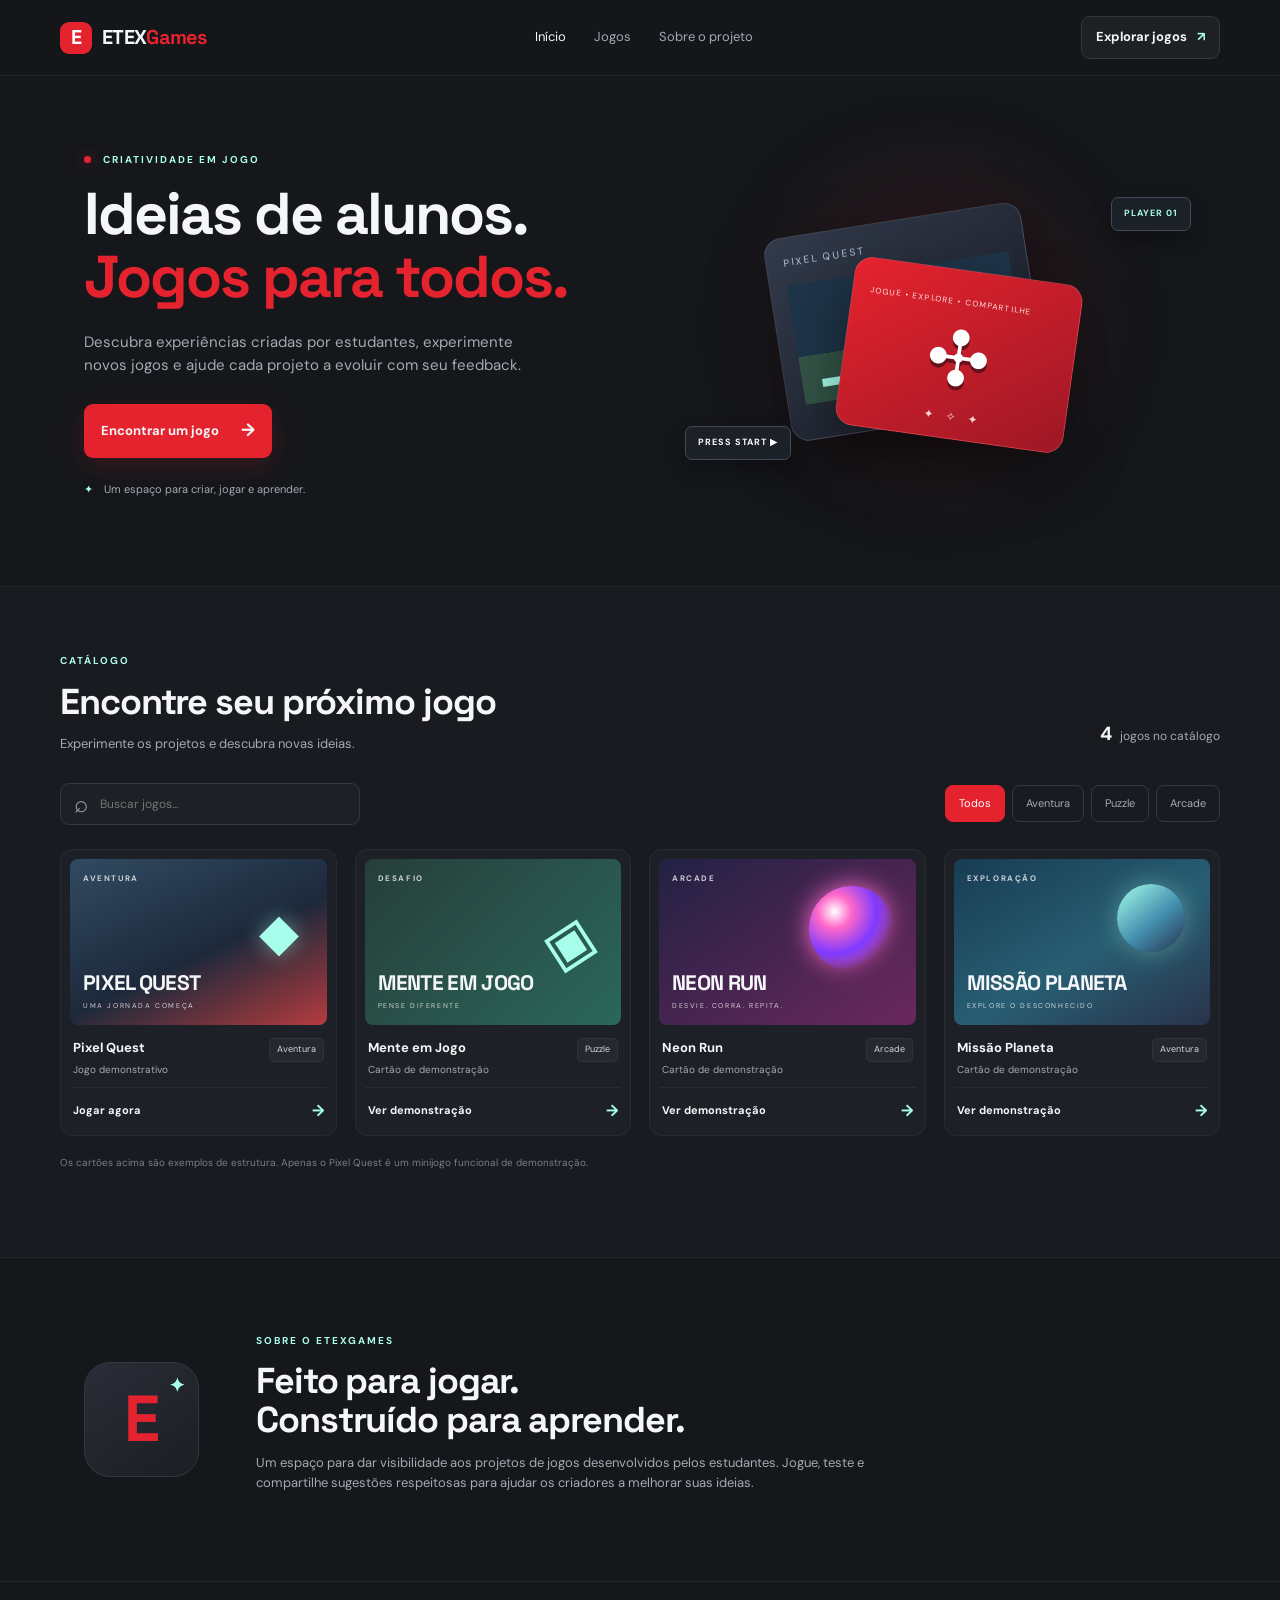
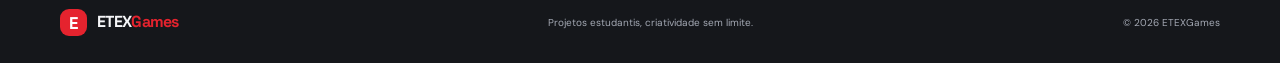
<file: index.html>
<!doctype html>
<html lang="pt-BR">
<head>
  <meta charset="utf-8">
  <meta name="viewport" content="width=device-width, initial-scale=1">
  <meta name="theme-color" content="#15171b">
  <meta name="description" content="ETEXGames — jogos criados por estudantes. Jogue, descubra e compartilhe feedback.">
  <title>ETEXGames — Jogos feitos por estudantes</title>
  <link rel="stylesheet" href="css/style.css">
  <script src="js/app.js" defer></script>
</head>
<body>
  <header class="site-header">
    <a class="brand" href="index.html" aria-label="ETEXGames, página inicial">
      <span class="brand-mark">E</span><span>ETEX<span class="brand-accent">Games</span></span>
    </a>
    <nav class="main-nav" aria-label="Navegação principal">
      <a class="active" href="#inicio">Início</a>
      <a href="#catalogo">Jogos</a>
      <a href="#sobre">Sobre o projeto</a>
    </nav>
    <a class="header-cta" href="#catalogo">Explorar jogos <span aria-hidden="true">↗</span></a>
  </header>

  <main>
    <section class="hero" id="inicio">
      <div class="hero-copy">
        <p class="eyebrow"><span class="status-dot"></span> CRIATIVIDADE EM JOGO</p>
        <h1>Ideias de alunos.<br><span>Jogos para todos.</span></h1>
        <p class="hero-description">Descubra experiências criadas por estudantes, experimente novos jogos e ajude cada projeto a evoluir com seu feedback.</p>
        <a class="primary-button" href="#catalogo">Encontrar um jogo <span aria-hidden="true">→</span></a>
        <div class="hero-note"><span class="note-symbol">✦</span> Um espaço para criar, jogar e aprender.</div>
      </div>
      <div class="hero-art" aria-label="Ilustração decorativa de jogos">
        <div class="art-glow"></div>
        <div class="art-card art-card-back"><span>PIXEL QUEST</span><div class="pixel-scene"><i></i><b></b><em></em></div></div>
        <div class="art-card art-card-front"><span class="art-label">JOGUE • EXPLORE • COMPARTILHE</span><div class="controller">✣</div><div class="art-stars">✦　✧　✦</div></div>
        <div class="art-chip chip-one">PLAYER 01</div><div class="art-chip chip-two">PRESS START ▶</div>
      </div>
    </section>

    <section class="catalog-section" id="catalogo">
      <div class="section-heading">
        <div><p class="eyebrow">CATÁLOGO</p><h2>Encontre seu próximo jogo</h2><p class="section-subtitle">Experimente os projetos e descubra novas ideias.</p></div>
        <div class="catalog-count"><strong id="game-count">4</strong><span> jogos no catálogo</span></div>
      </div>
      <div class="catalog-tools">
        <label class="search-box"><span aria-hidden="true">⌕</span><input id="game-search" type="search" placeholder="Buscar jogos..." aria-label="Buscar jogos"></label>
        <div class="category-filters" aria-label="Filtrar por categoria">
          <button class="filter-button active" data-filter="todos" type="button">Todos</button>
          <button class="filter-button" data-filter="aventura" type="button">Aventura</button>
          <button class="filter-button" data-filter="puzzle" type="button">Puzzle</button>
          <button class="filter-button" data-filter="arcade" type="button">Arcade</button>
        </div>
      </div>
      <div class="game-grid" id="game-grid">
        <article class="game-card" data-title="Pixel Quest" data-category="aventura">
          <a class="game-cover cover-pixel" href="jogos/jogo-demo/index.html" aria-label="Jogar Pixel Quest"><span class="cover-kicker">AVENTURA</span><div class="pixel-character">◆</div><span class="cover-title">PIXEL QUEST</span><span class="cover-caption">UMA JORNADA COMEÇA</span></a>
          <div class="game-info"><div><h3>Pixel Quest</h3><p>Jogo demonstrativo</p></div><span class="game-tag">Aventura</span></div>
          <a class="card-link" href="jogos/jogo-demo/index.html">Jogar agora <span>→</span></a>
        </article>
        <article class="game-card" data-title="Mente em Jogo" data-category="puzzle">
          <a class="game-cover cover-mind" href="jogos/jogo-demo/index.html" aria-label="Abrir Mente em Jogo"><span class="cover-kicker">DESAFIO</span><div class="shape-puzzle">◈</div><span class="cover-title">MENTE EM JOGO</span><span class="cover-caption">PENSE DIFERENTE</span></a>
          <div class="game-info"><div><h3>Mente em Jogo</h3><p>Cartão de demonstração</p></div><span class="game-tag">Puzzle</span></div>
          <a class="card-link" href="jogos/jogo-demo/index.html">Ver demonstração <span>→</span></a>
        </article>
        <article class="game-card" data-title="Neon Run" data-category="arcade">
          <a class="game-cover cover-neon" href="jogos/jogo-demo/index.html" aria-label="Abrir Neon Run"><span class="cover-kicker">ARCADE</span><div class="neon-orb"></div><span class="cover-title">NEON RUN</span><span class="cover-caption">DESVIE. CORRA. REPITA.</span></a>
          <div class="game-info"><div><h3>Neon Run</h3><p>Cartão de demonstração</p></div><span class="game-tag">Arcade</span></div>
          <a class="card-link" href="jogos/jogo-demo/index.html">Ver demonstração <span>→</span></a>
        </article>
        <article class="game-card" data-title="Missão Planeta" data-category="aventura">
          <a class="game-cover cover-planet" href="jogos/jogo-demo/index.html" aria-label="Abrir Missão Planeta"><span class="cover-kicker">EXPLORAÇÃO</span><div class="planet">●</div><span class="cover-title">MISSÃO PLANETA</span><span class="cover-caption">EXPLORE O DESCONHECIDO</span></a>
          <div class="game-info"><div><h3>Missão Planeta</h3><p>Cartão de demonstração</p></div><span class="game-tag">Aventura</span></div>
          <a class="card-link" href="jogos/jogo-demo/index.html">Ver demonstração <span>→</span></a>
        </article>
      </div>
      <p class="empty-state" id="empty-state" hidden>Nenhum jogo encontrado. Tente outra busca ou categoria.</p>
      <p class="demo-notice">Os cartões acima são exemplos de estrutura. Apenas o Pixel Quest é um minijogo funcional de demonstração.</p>
    </section>

    <section class="about-section" id="sobre">
      <div class="about-symbol">E<span>✦</span></div>
      <div><p class="eyebrow">SOBRE O ETEXGAMES</p><h2>Feito para jogar.<br>Construído para aprender.</h2><p>Um espaço para dar visibilidade aos projetos de jogos desenvolvidos pelos estudantes. Jogue, teste e compartilhe sugestões respeitosas para ajudar os criadores a melhorar suas ideias.</p></div>
    </section>
  </main>
  <footer class="site-footer"><a class="brand footer-brand" href="#inicio"><span class="brand-mark">E</span><span>ETEX<span class="brand-accent">Games</span></span></a><p>Projetos estudantis, criatividade sem limite.</p><span>© <span id="current-year">2026</span> ETEXGames</span></footer>
</body>
</html>
</file>
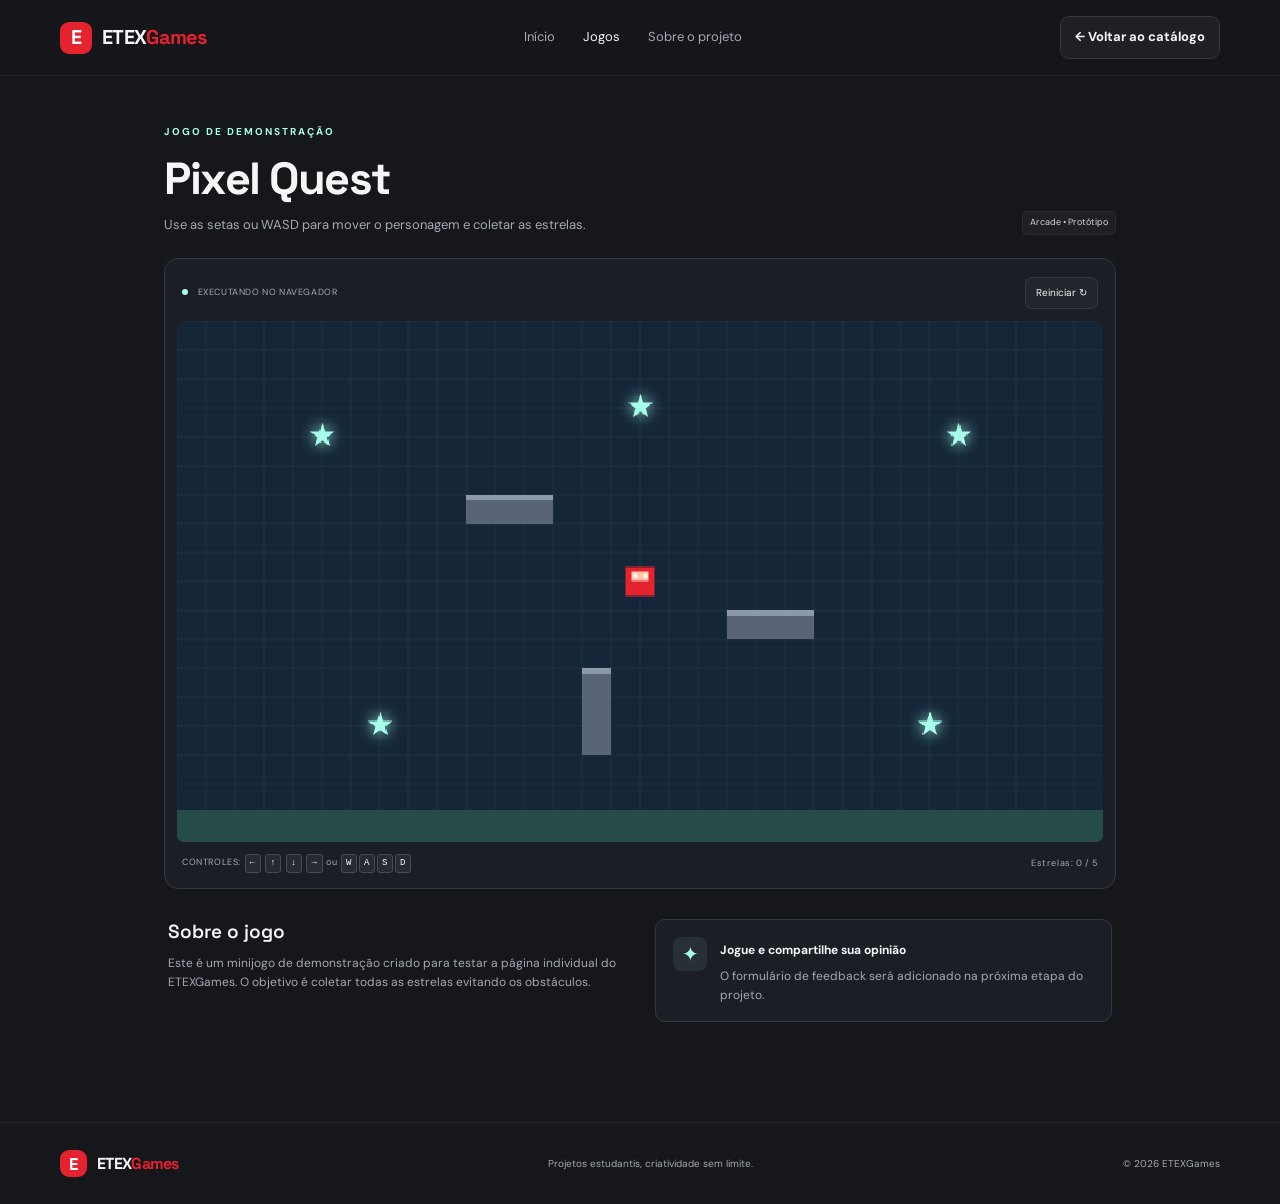
<file: jogos/jogo-demo/index.html>
<!doctype html>
<html lang="pt-BR">
<head>
  <meta charset="utf-8">
  <meta name="viewport" content="width=device-width, initial-scale=1">
  <meta name="theme-color" content="#15171b">
  <title>Pixel Quest — ETEXGames</title>
  <link rel="stylesheet" href="../../css/style.css">
  <link rel="stylesheet" href="style.css">
  <script src="script.js" defer></script>
</head>
<body class="game-page">
  <header class="site-header">
    <a class="brand" href="../../index.html"><span class="brand-mark">E</span><span>ETEX<span class="brand-accent">Games</span></span></a>
    <nav class="main-nav"><a href="../../index.html#inicio">Início</a><a class="active" href="../../index.html#catalogo">Jogos</a><a href="../../index.html#sobre">Sobre o projeto</a></nav>
    <a class="header-cta" href="../../index.html#catalogo">← Voltar ao catálogo</a>
  </header>
  <main class="play-layout">
    <div class="play-heading"><div><p class="eyebrow">JOGO DE DEMONSTRAÇÃO</p><h1>Pixel Quest</h1><p>Use as setas ou WASD para mover o personagem e coletar as estrelas.</p></div><span class="game-tag">Arcade • Protótipo</span></div>
    <section class="game-shell" aria-label="Área do jogo">
      <div class="game-toolbar"><span><i class="live-dot"></i> EXECUTANDO NO NAVEGADOR</span><button id="restart" type="button">Reiniciar ↻</button></div>
      <canvas id="game-canvas" width="800" height="450" aria-label="Pixel Quest, jogo de coletar estrelas"></canvas>
      <div class="game-controls"><span>CONTROLES: <kbd>←</kbd> <kbd>↑</kbd> <kbd>↓</kbd> <kbd>→</kbd> ou <kbd>W</kbd><kbd>A</kbd><kbd>S</kbd><kbd>D</kbd></span><span id="score">Estrelas: 0 / 5</span></div>
    </section>
    <section class="game-details"><div><h2>Sobre o jogo</h2><p>Este é um minijogo de demonstração criado para testar a página individual do ETEXGames. O objetivo é coletar todas as estrelas evitando os obstáculos.</p></div><div class="feedback-placeholder"><span class="feedback-icon">✦</span><div><strong>Jogue e compartilhe sua opinião</strong><p>O formulário de feedback será adicionado na próxima etapa do projeto.</p></div></div></section>
  </main>
  <footer class="site-footer"><a class="brand footer-brand" href="../../index.html"><span class="brand-mark">E</span><span>ETEX<span class="brand-accent">Games</span></span></a><p>Projetos estudantis, criatividade sem limite.</p><span>© <span id="year">2026</span> ETEXGames</span></footer>
</body>
</html>
</file>
<file: css/style.css>
@import url('https://fonts.googleapis.com/css2?family=DM+Sans:wght@400;500;600;700&family=Space+Grotesk:wght@400;500;600;700&display=swap');
:root{--bg:#15171b;--panel:#1d2026;--panel2:#242831;--text:#f5f6f8;--muted:#a4a9b4;--red:#e5232e;--cyan:#a7ffeb;--line:#343842;--max:1160px}
*{box-sizing:border-box}html{scroll-behavior:smooth;scroll-padding-top:90px}body{margin:0;background:var(--bg);color:var(--text);font-family:'DM Sans',sans-serif;line-height:1.55}a{color:inherit;text-decoration:none}button,input{font:inherit}.site-header{height:76px;padding:0 max(24px,calc((100% - var(--max))/2));display:flex;align-items:center;justify-content:space-between;gap:24px;border-bottom:1px solid #ffffff0d;background:#15171bf2;position:sticky;top:0;z-index:10;backdrop-filter:blur(14px)}.brand{display:flex;align-items:center;gap:10px;font-family:'Space Grotesk',sans-serif;font-size:20px;font-weight:700;letter-spacing:-.7px;white-space:nowrap}.brand-mark{width:32px;height:32px;display:grid;place-items:center;background:var(--red);border-radius:9px;color:white;font-size:20px}.brand-accent{color:var(--red)}.main-nav{display:flex;gap:28px;color:var(--muted);font-size:13px}.main-nav a:hover,.main-nav a.active{color:var(--text)}.header-cta{font-size:13px;font-weight:700;background:#ffffff0b;border:1px solid var(--line);padding:10px 14px;border-radius:9px}.header-cta span{color:var(--cyan);margin-left:7px}.hero{max-width:var(--max);margin:auto;padding:76px 24px 88px;display:grid;grid-template-columns:1fr 1fr;align-items:center;gap:60px;min-height:475px}.eyebrow{font-size:10px;letter-spacing:2px;font-weight:700;color:var(--cyan);margin:0 0 14px}.status-dot{display:inline-block;width:7px;height:7px;border-radius:50%;background:var(--red);margin-right:8px;box-shadow:0 0 12px #e5232e88}.hero h1,.section-heading h2,.about-section h2{font-family:'Space Grotesk',sans-serif;letter-spacing:-2px;line-height:1.08;margin:0;font-size:clamp(38px,5vw,59px)}.hero h1 span{color:var(--red)}.hero-description{max-width:475px;color:var(--muted);font-size:15px;margin:22px 0 27px}.primary-button{display:inline-flex;align-items:center;gap:22px;background:var(--red);padding:13px 17px;border-radius:9px;font-weight:700;font-size:13px;box-shadow:0 8px 28px #e5232e2a;transition:transform .2s,background .2s}.primary-button:hover{transform:translateY(-2px);background:#ff303b}.primary-button span{font-size:18px}.hero-note{margin-top:23px;color:var(--muted);font-size:11px}.note-symbol{color:var(--cyan);margin-right:8px}.hero-art{height:300px;position:relative;display:grid;place-items:center;isolation:isolate}.art-glow{position:absolute;width:270px;height:270px;background:#e5232e20;filter:blur(55px);border-radius:50%;z-index:-1}.art-card{position:absolute;border:1px solid #ffffff22;border-radius:18px;overflow:hidden;box-shadow:0 25px 60px #0006}.art-card-back{width:260px;height:205px;background:linear-gradient(145deg,#323a4b,#171b25);transform:rotate(-9deg) translate(-26px,-8px);padding:17px;color:#b9c5d9;font-size:10px;letter-spacing:2px}.pixel-scene{height:120px;margin-top:15px;position:relative;background:linear-gradient(#1e3448 60%,#345447 60%);overflow:hidden}.pixel-scene i,.pixel-scene b,.pixel-scene em{position:absolute;display:block;image-rendering:pixelated}.pixel-scene i{width:28px;height:36px;background:var(--red);left:50%;top:52px;box-shadow:0 -10px #f2b9a2, -12px 12px #f2b9a2,12px 12px #f2b9a2}.pixel-scene b{width:42px;height:8px;background:#a7ffeb;bottom:15px;left:20px}.pixel-scene em{width:36px;height:8px;background:#a7ffeb;bottom:30px;right:20px}.art-card-front{width:230px;height:170px;background:linear-gradient(145deg,#e5232e,#9e1725);transform:rotate(8deg) translate(30px,26px);padding:17px}.art-label{font-size:8px;letter-spacing:1.2px;color:#ffe0e2}.controller{font-size:76px;text-align:center;line-height:1.25;color:#fff;text-shadow:0 4px #66101a}.art-stars{text-align:center;color:#ffd4d7;font-size:12px}.art-chip{position:absolute;background:#1c2027;border:1px solid #444a56;border-radius:7px;padding:9px 12px;font-size:9px;letter-spacing:1px;font-weight:700;box-shadow:0 8px 22px #0005}.chip-one{top:22px;right:5px;color:var(--cyan)}.chip-two{bottom:15px;left:15px;color:white}.catalog-section{background:#191b20;border-top:1px solid #ffffff0b;border-bottom:1px solid #ffffff0b;padding:66px 24px 76px}.section-heading,.catalog-tools,.game-grid,.demo-notice{max-width:var(--max);margin-left:auto;margin-right:auto}.section-heading{display:flex;justify-content:space-between;align-items:end;gap:20px}.section-heading h2,.about-section h2{font-size:clamp(27px,3vw,36px);letter-spacing:-1.1px}.section-subtitle{color:var(--muted);font-size:13px;margin:12px 0 0}.catalog-count{color:var(--muted);font-size:12px;white-space:nowrap;padding-bottom:5px}.catalog-count strong{color:var(--text);font-size:19px;margin-right:5px}.catalog-tools{display:flex;justify-content:space-between;align-items:center;gap:20px;margin-top:29px;margin-bottom:24px}.search-box{width:min(300px,100%);height:42px;display:flex;align-items:center;gap:10px;padding:0 13px;background:var(--panel);border:1px solid var(--line);border-radius:9px;color:var(--muted)}.search-box span{font-size:24px}.search-box input{min-width:0;width:100%;outline:0;border:0;background:transparent;color:var(--text);font-size:12px}.search-box:focus-within{border-color:var(--cyan)}.category-filters{display:flex;gap:7px;flex-wrap:wrap}.filter-button{border:1px solid var(--line);background:transparent;color:var(--muted);padding:9px 13px;border-radius:8px;font-size:11px;cursor:pointer}.filter-button:hover{color:white;border-color:#737986}.filter-button.active{background:var(--red);border-color:var(--red);color:white}.game-grid{display:grid;grid-template-columns:repeat(4,minmax(0,1fr));gap:18px}.game-card{background:var(--panel);border:1px solid #ffffff0c;border-radius:13px;padding:9px;min-width:0;transition:transform .2s,border-color .2s}.game-card:hover{transform:translateY(-4px);border-color:#ffffff2b}.game-card[hidden]{display:none}.game-cover{height:166px;border-radius:8px;display:flex;flex-direction:column;position:relative;overflow:hidden;padding:13px;isolation:isolate}.cover-kicker{font-size:8px;letter-spacing:1.6px;font-weight:700;opacity:.8}.cover-title{font-family:'Space Grotesk',sans-serif;font-size:21px;line-height:1.05;font-weight:700;letter-spacing:-.7px;margin-top:auto}.cover-caption{font-size:7px;letter-spacing:1.6px;margin-top:7px;opacity:.8}.cover-pixel{background:linear-gradient(155deg,#314b62,#1d293b 55%,#b53b3e)}.pixel-character{position:absolute;top:33px;right:28px;color:#a7ffeb;font-size:52px;text-shadow:0 0 20px #a7ffeb77}.cover-mind{background:linear-gradient(135deg,#263e3a,#2b675b)}.shape-puzzle{position:absolute;right:22px;top:26px;color:#a7ffeb;font-size:72px;transform:rotate(12deg)}.cover-neon{background:linear-gradient(145deg,#222144,#6b285d)}.neon-orb{position:absolute;width:85px;height:85px;right:22px;top:27px;border-radius:50%;background:radial-gradient(circle at 30% 30%,#fff,#ff68c9 20%,#7d3aff 50%,transparent 72%);filter:drop-shadow(0 0 12px #ff68c9)}.cover-planet{background:linear-gradient(150deg,#183c52,#285e73 55%,#29334b)}.planet{position:absolute;right:25px;top:25px;width:68px;height:68px;border-radius:50%;background:linear-gradient(140deg,#a7ffeb,#438eae 55%,#26334c);box-shadow:0 0 25px #a7ffeb55;color:transparent}.game-info{display:flex;align-items:start;justify-content:space-between;gap:7px;padding:13px 3px 9px}.game-info h3{font-size:13px;margin:0 0 4px}.game-info p{font-size:10px;color:var(--muted);margin:0}.game-tag{font-size:9px;color:#d4d7de;background:#ffffff0a;border:1px solid #ffffff0d;padding:4px 7px;border-radius:5px;white-space:nowrap}.card-link{border-top:1px solid #ffffff0c;display:flex;justify-content:space-between;align-items:center;padding:11px 3px 3px;font-size:11px;font-weight:700}.card-link span{color:var(--cyan);font-size:16px}.empty-state{max-width:var(--max);color:var(--muted);padding:25px 0}.demo-notice{color:#777e8b;font-size:10px;margin-top:19px}.about-section{max-width:var(--max);margin:auto;padding:75px 24px;display:grid;grid-template-columns:140px 1fr;align-items:center;gap:32px}.about-symbol{width:115px;height:115px;display:grid;place-items:center;position:relative;background:linear-gradient(145deg,#292d36,#1b1e24);border:1px solid var(--line);border-radius:26px;font-family:'Space Grotesk',sans-serif;font-size:65px;font-weight:700;color:var(--red)}.about-symbol span{position:absolute;right:13px;top:8px;color:var(--cyan);font-size:19px}.about-section p:not(.eyebrow){max-width:680px;color:var(--muted);font-size:13px}.site-footer{border-top:1px solid #ffffff10;min-height:82px;padding:20px max(24px,calc((100% - var(--max))/2));display:flex;align-items:center;justify-content:space-between;gap:20px;color:var(--muted);font-size:10px}.footer-brand{font-size:16px;color:var(--text)}.footer-brand .brand-mark{width:27px;height:27px;font-size:17px}.site-footer p{margin:0}
@media(max-width:900px){.hero{gap:20px}.game-grid{grid-template-columns:repeat(2,minmax(0,1fr))}.main-nav{gap:15px}.hero-art{transform:scale(.9)}}@media(max-width:620px){.site-header{height:auto;min-height:68px;flex-wrap:wrap;padding:14px 18px;gap:12px}.main-nav{order:3;width:100%;justify-content:space-between;font-size:12px}.header-cta{font-size:11px;padding:8px}.hero{grid-template-columns:1fr;padding:52px 20px 45px;gap:0}.hero h1{font-size:43px}.hero-art{height:240px;transform:scale(.82);margin-top:10px}.catalog-section{padding:48px 18px}.section-heading{align-items:start;flex-direction:column}.catalog-tools{align-items:stretch;flex-direction:column}.search-box{width:100%}.category-filters{gap:6px}.filter-button{padding:8px 10px}.game-grid{gap:11px}.game-cover{height:135px;padding:10px}.cover-title{font-size:17px}.game-info{flex-direction:column}.about-section{grid-template-columns:1fr;padding:50px 20px;gap:20px}.about-symbol{width:78px;height:78px;border-radius:18px;font-size:45px}.site-footer{padding:20px;flex-wrap:wrap}.site-footer p{order:3;width:100%}}@media(max-width:370px){.game-grid{grid-template-columns:1fr}.game-cover{height:180px}.header-cta{display:none}}
</file>
<file: jogos/jogo-demo/style.css>
.play-layout{max-width:1000px;margin:auto;padding:48px 24px 70px}.play-heading{display:flex;justify-content:space-between;align-items:end;gap:20px;margin-bottom:23px}.play-heading h1{font:700 clamp(32px,4vw,45px)/1.1 'Space Grotesk',sans-serif;letter-spacing:-1.5px;margin:0}.play-heading p:not(.eyebrow){font-size:13px;color:var(--muted);margin:12px 0 0}.game-shell{background:#1b1e24;border:1px solid var(--line);border-radius:14px;padding:12px;overflow:hidden}.game-toolbar,.game-controls{display:flex;justify-content:space-between;align-items:center;gap:12px;padding:6px 5px 12px;color:var(--muted);font-size:9px;letter-spacing:.6px}.game-toolbar button{border:1px solid var(--line);border-radius:7px;background:#ffffff08;color:var(--text);padding:7px 10px;font-size:10px;cursor:pointer}.game-toolbar button:hover{border-color:var(--cyan)}.live-dot{display:inline-block;width:6px;height:6px;border-radius:50%;background:var(--cyan);margin-right:7px}#game-canvas{display:block;width:100%;height:auto;max-height:65vh;aspect-ratio:16/9;background:#101d2b;border-radius:7px;image-rendering:pixelated}.game-controls{padding:12px 5px 3px;flex-wrap:wrap}.game-controls kbd{display:inline-block;border:1px solid #454b57;background:#252a33;border-radius:3px;padding:2px 4px;color:white;margin:0 1px}.game-details{display:grid;grid-template-columns:1fr 1fr;gap:30px;padding:30px 4px}.game-details h2{font:600 19px 'Space Grotesk',sans-serif;margin:0 0 10px}.game-details p{color:var(--muted);font-size:12px;margin:0}.feedback-placeholder{display:flex;align-items:start;gap:13px;background:#1b1e24;border:1px solid var(--line);border-radius:10px;padding:17px}.feedback-icon{display:grid;place-items:center;width:34px;height:34px;border-radius:8px;background:#a7ffeb15;color:var(--cyan);font-size:20px;flex-shrink:0}.feedback-placeholder strong{font-size:12px}.feedback-placeholder p{margin-top:5px}.game-page .site-footer{margin-top:0}@media(max-width:620px){.play-layout{padding:34px 14px 45px}.play-heading{align-items:start;flex-direction:column}.game-shell{padding:7px}.game-details{grid-template-columns:1fr;gap:18px}.game-controls{font-size:8px}.game-page .header-cta{display:block}}
</file>
